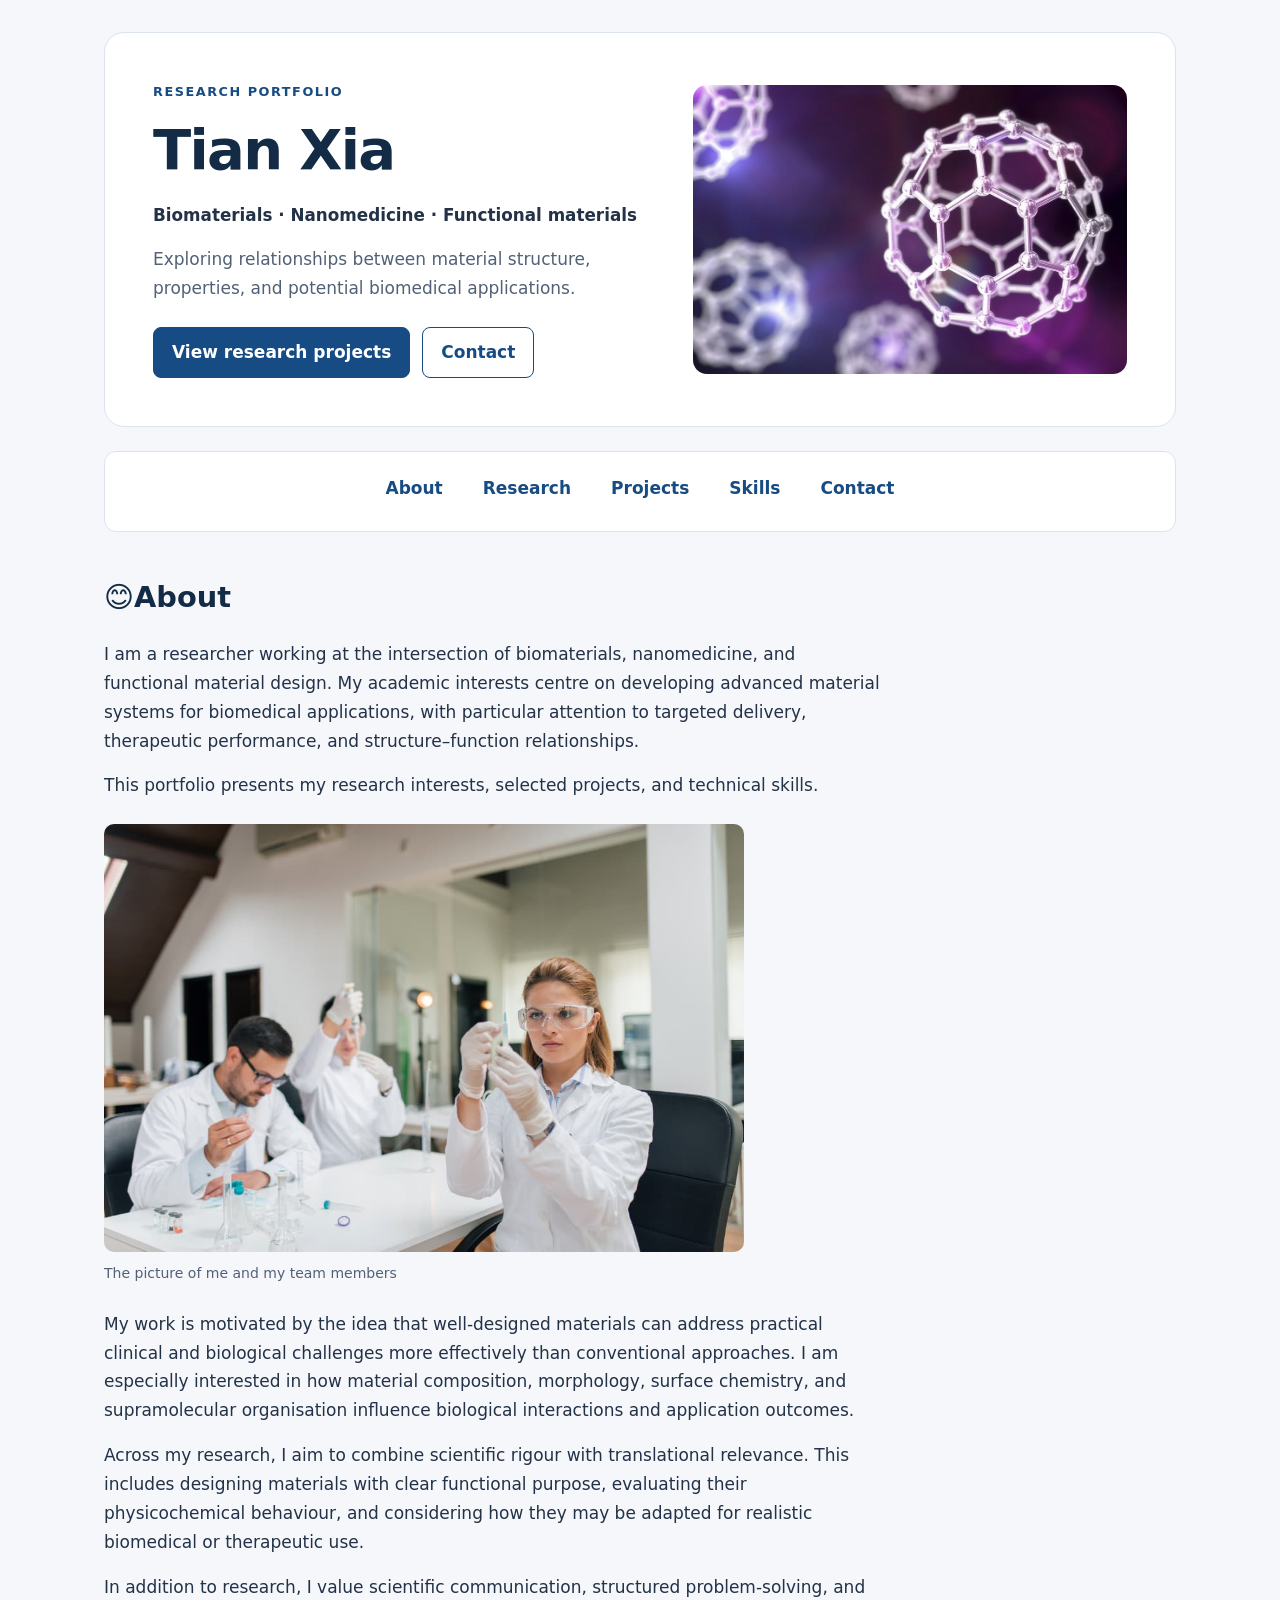
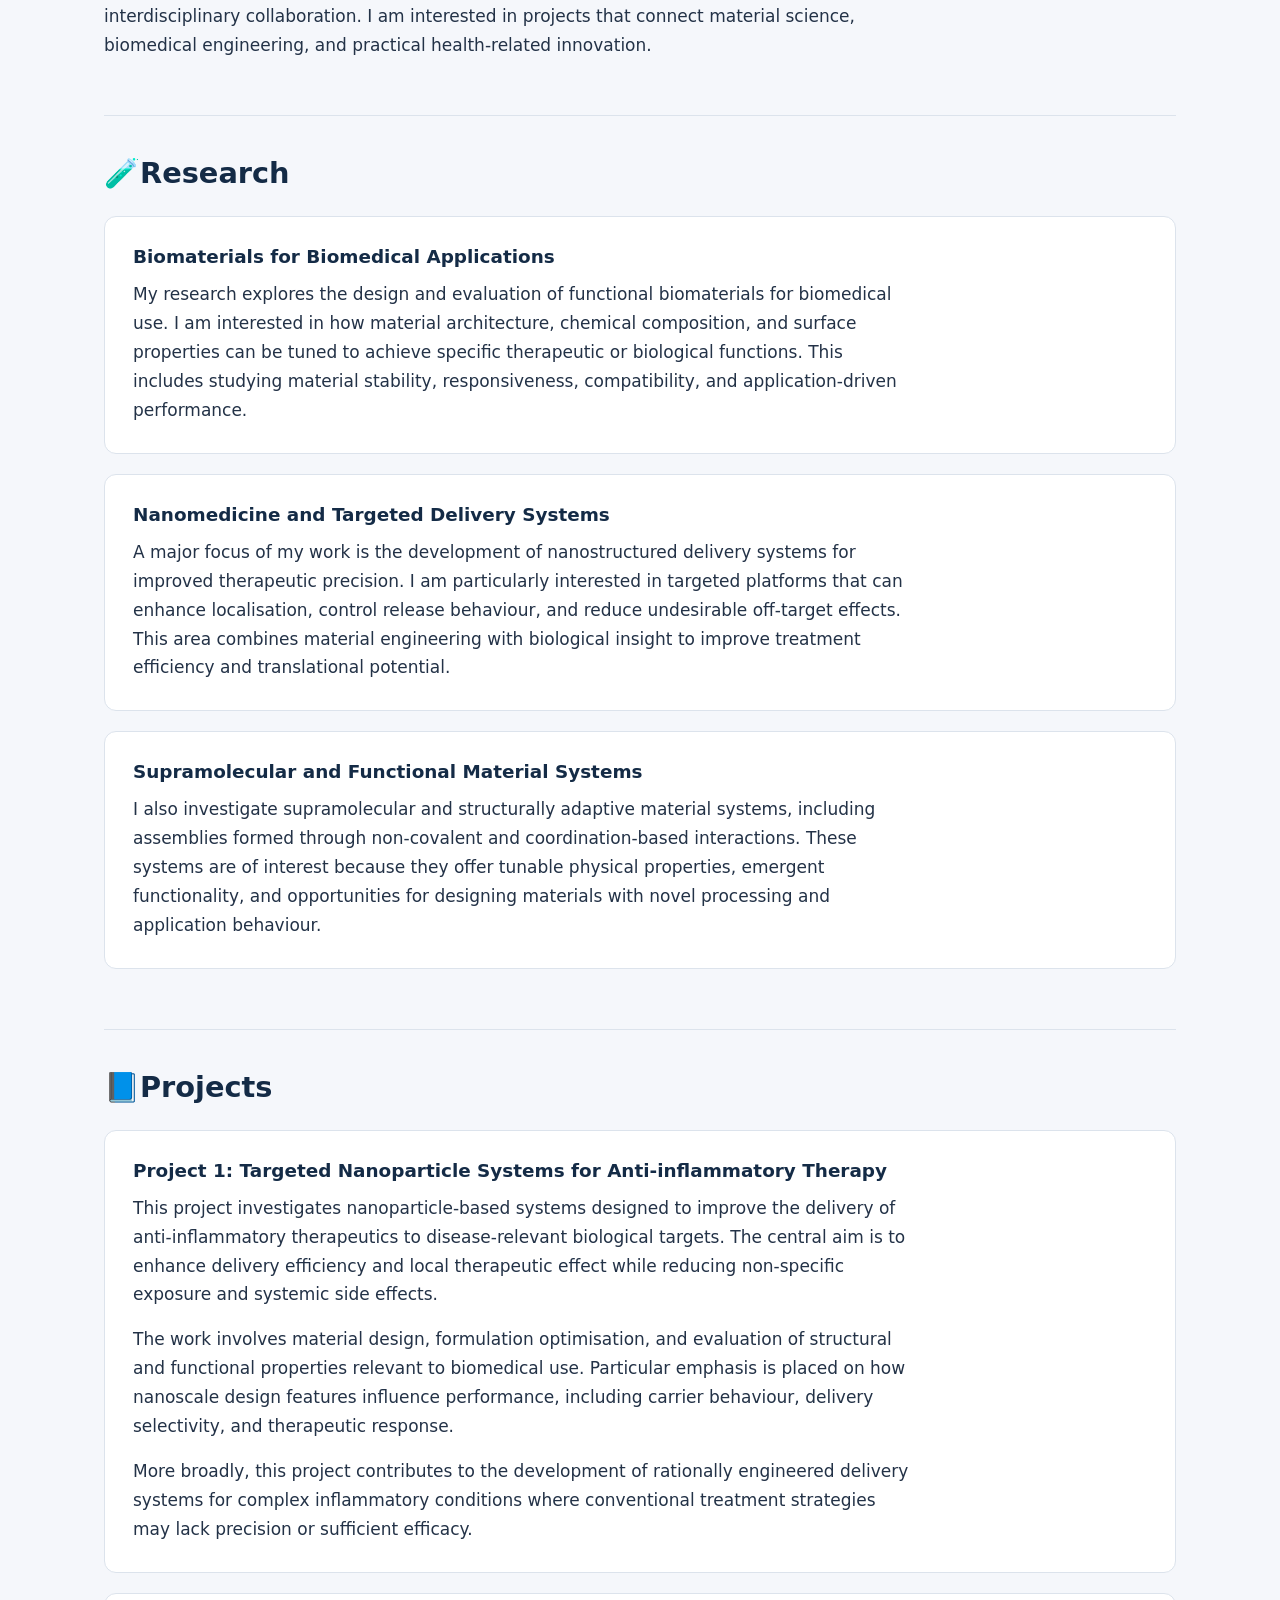
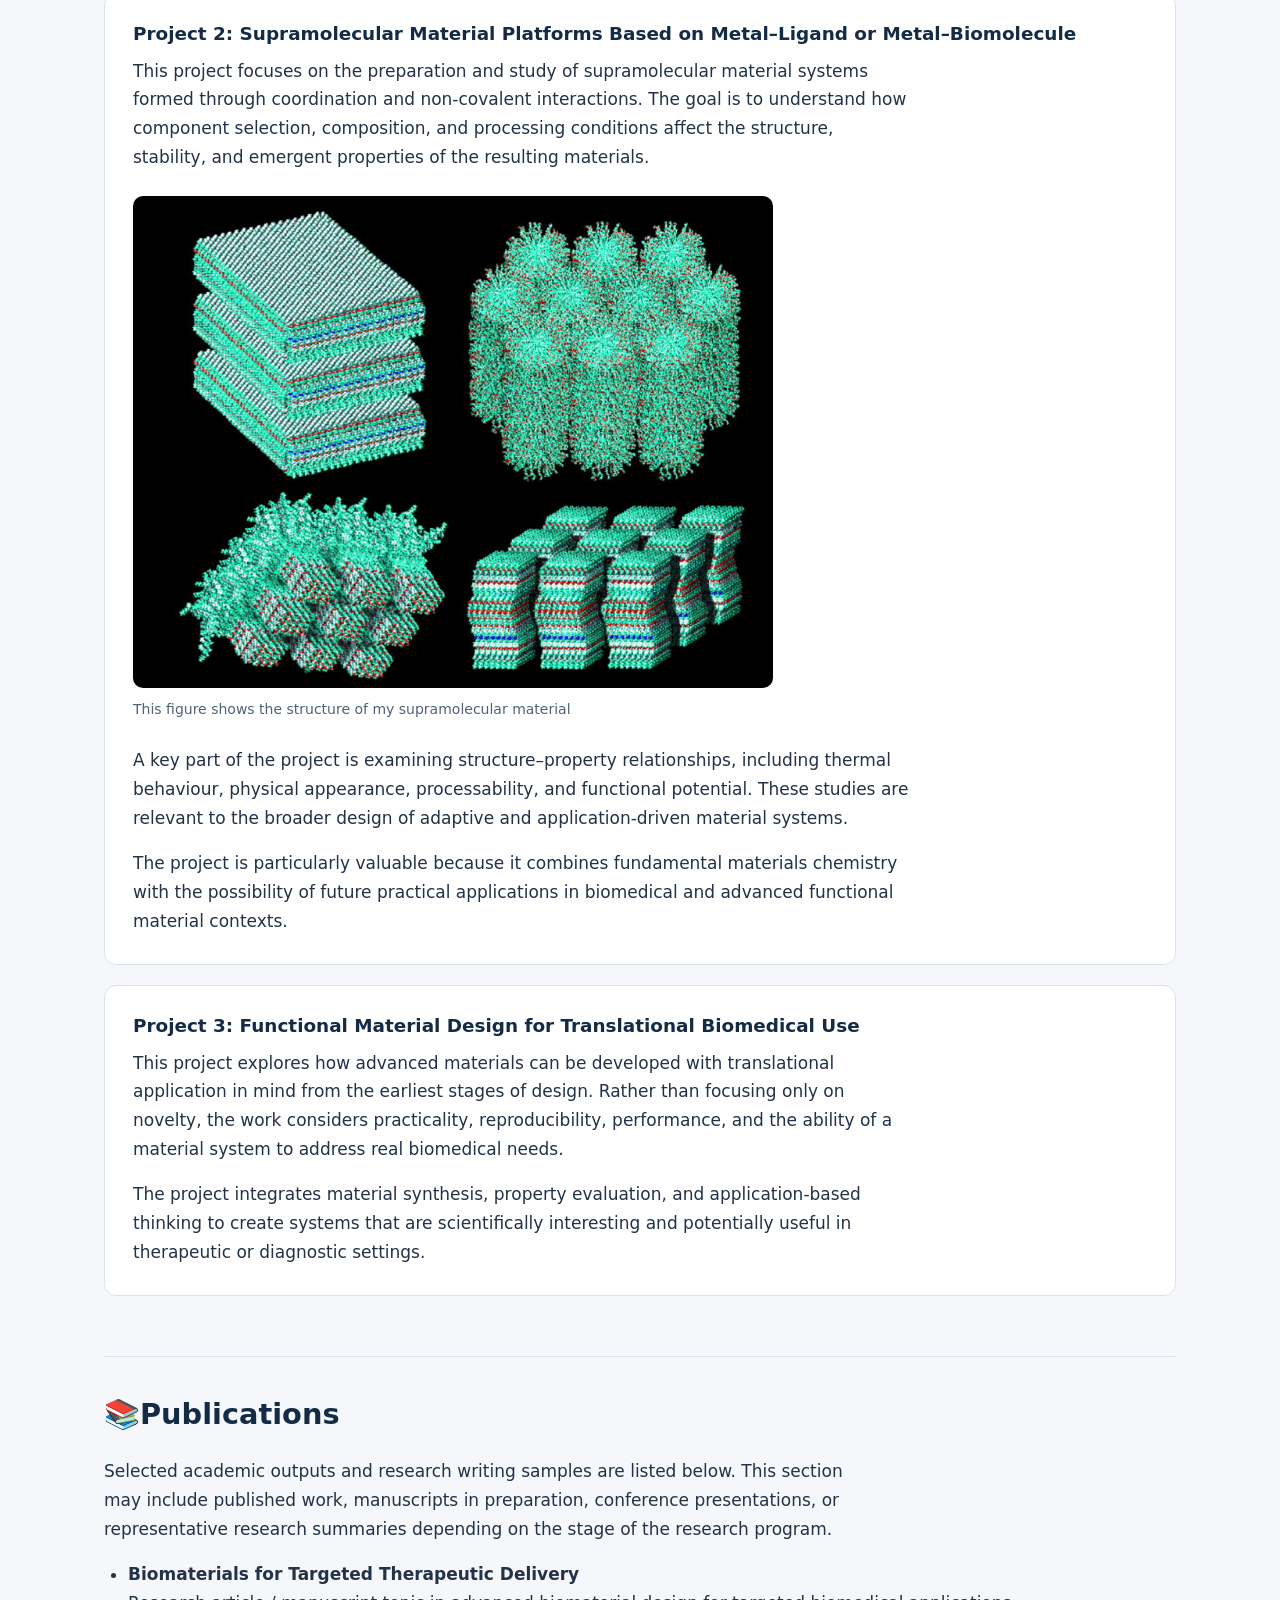
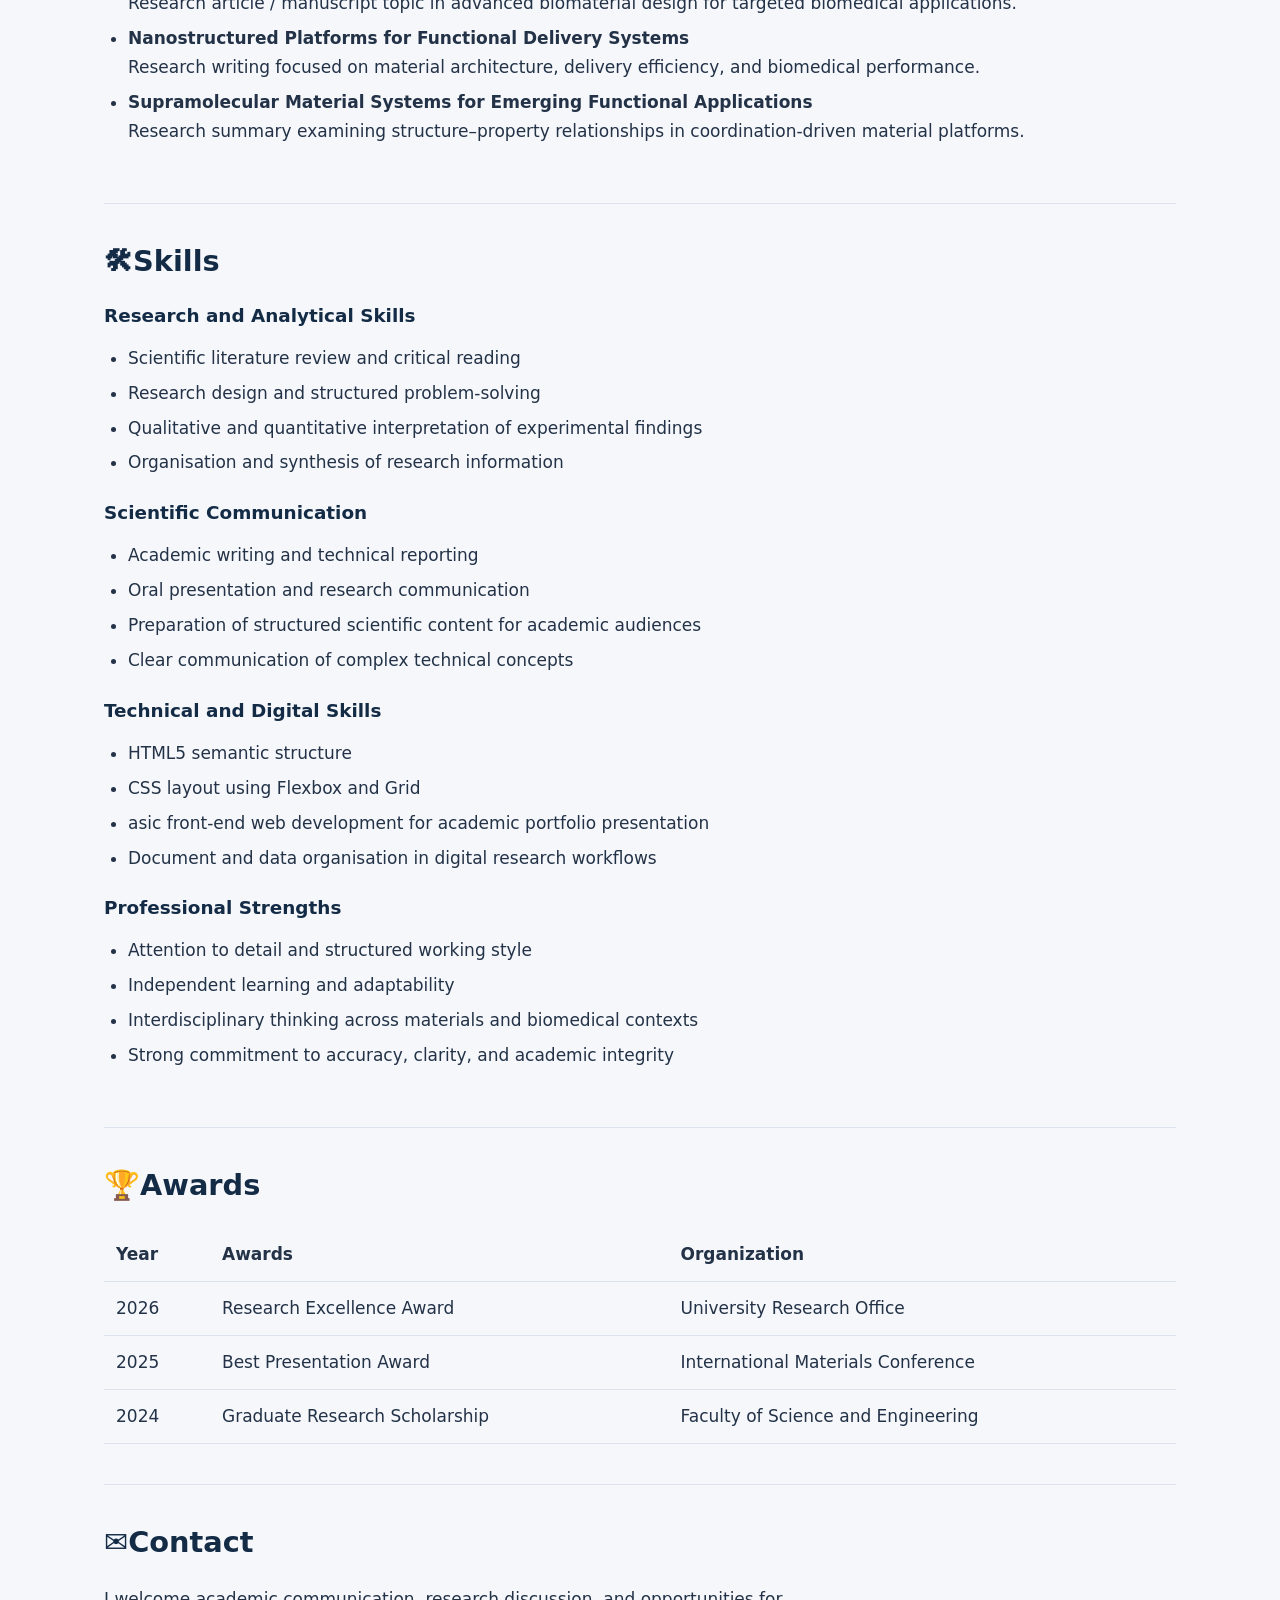
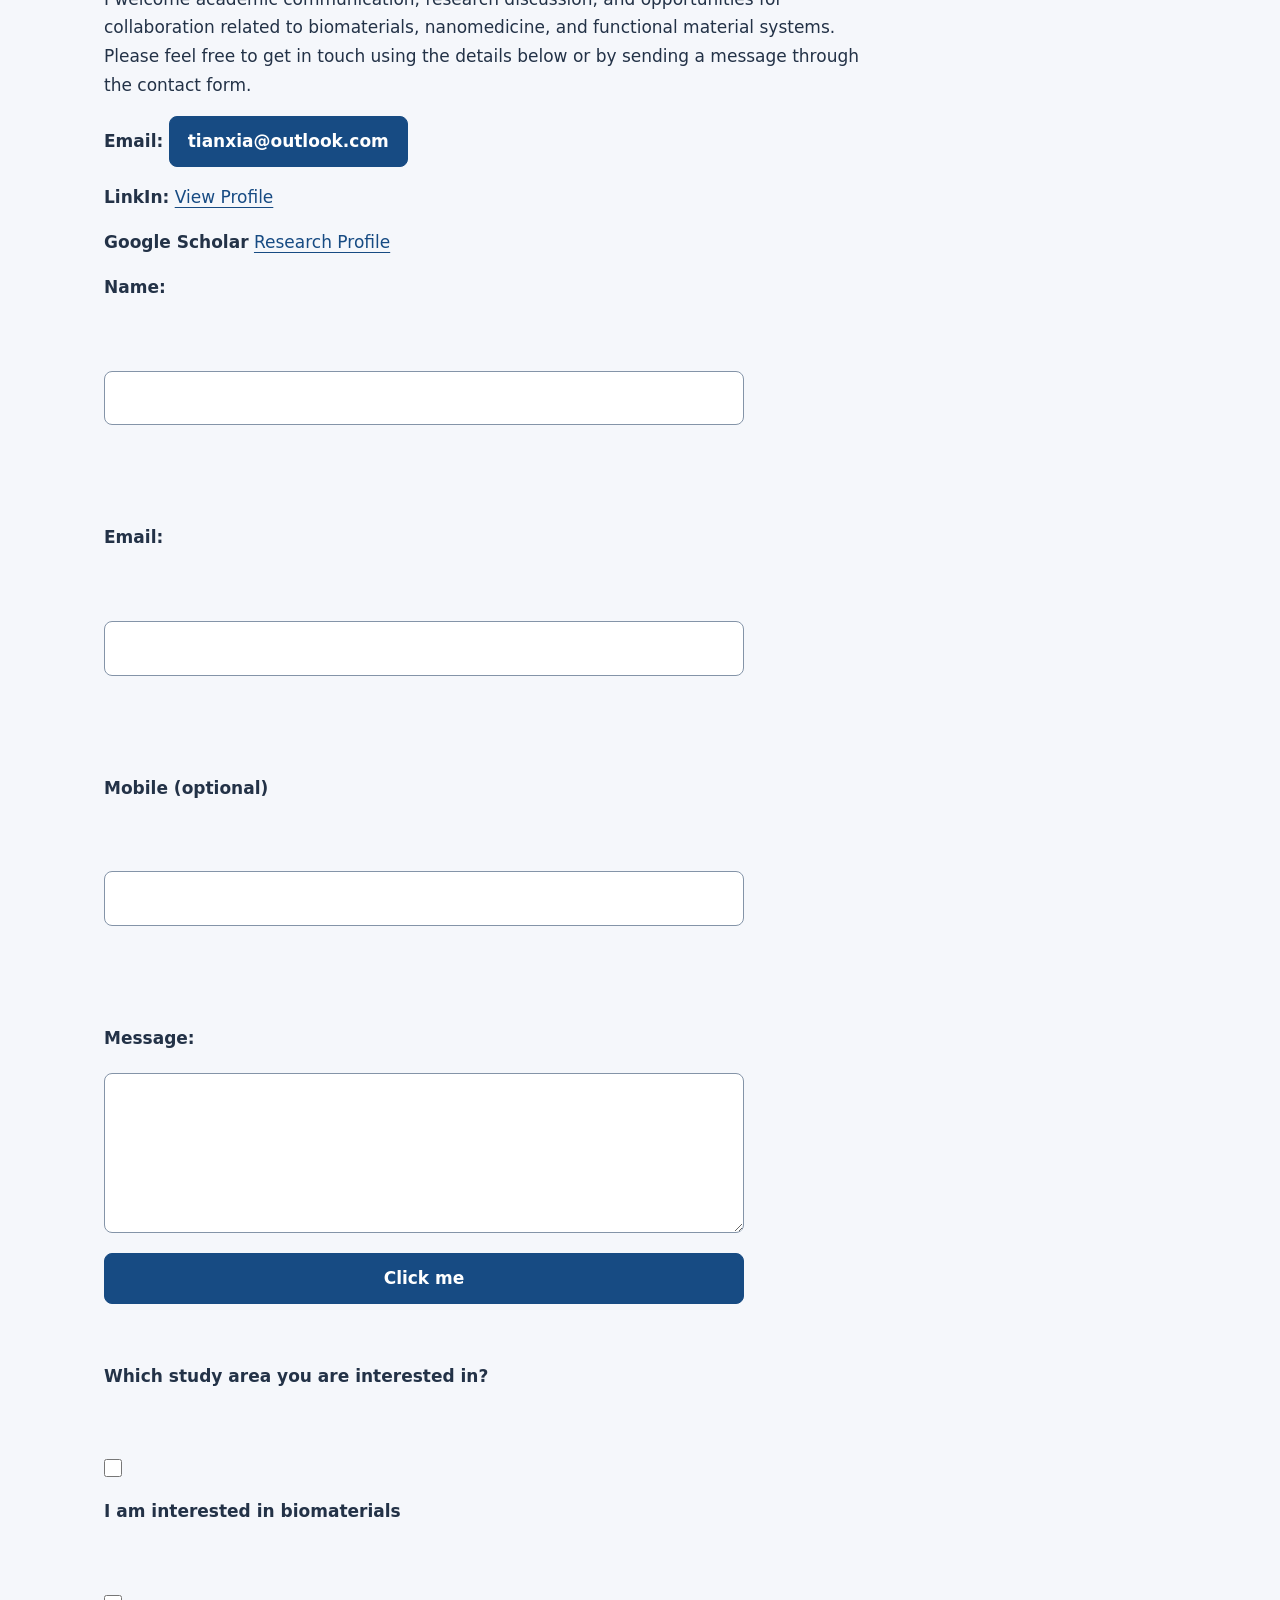
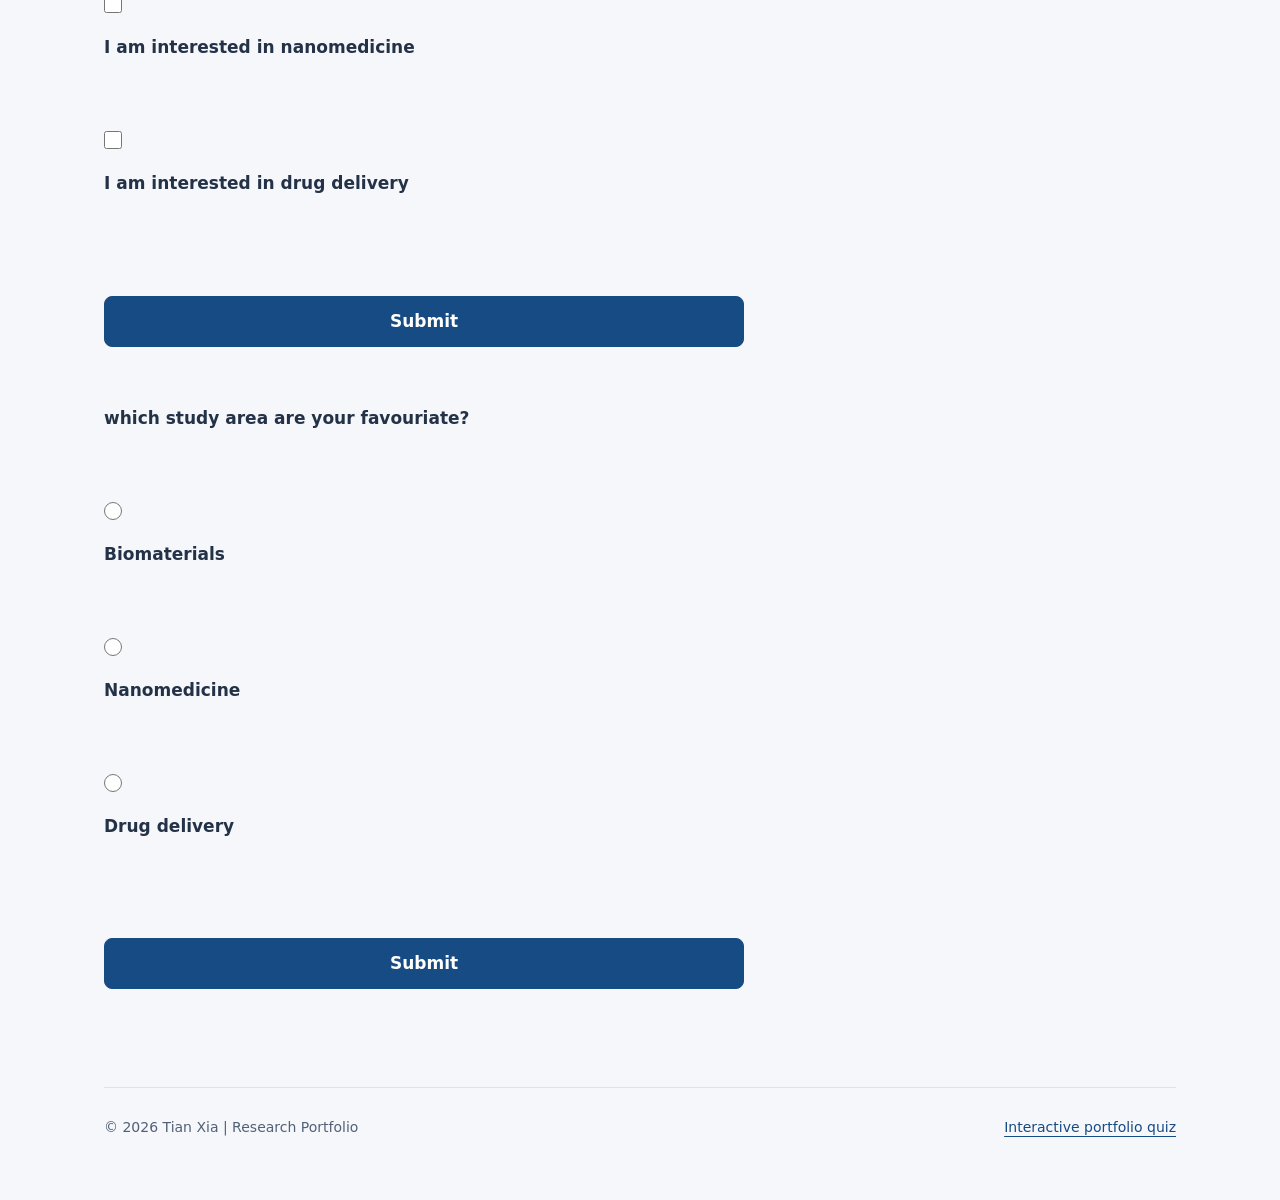
<file: index.html>
<!DOCTYPE html>
<html lang="en">
<head>
<meta charset="UTF-8">
<meta name="viewport" content="width=device-width, initial-scale=1.0">
<title>Tian Xia | Research Portfolio</title>
<link rel="stylesheet" type="text/css" href="style.css">
</head>

<body>
    <a class="skip-link" href="#main-content">Skip to main content</a>
    <header class="hero">
        <div class="hero-content">
            <p class="eyebrow"> Research portfolio</p>
            <h1>Tian Xia</h1>

            <p class="hero-subtitle">
                Biomaterials · Nanomedicine · Functional materials
            </p>

            <p class="hero-description">Exploring relationships between material structure, properties,
      and potential biomedical applications.
            </p>

            <div class="hero-actions">
                <a class="button" href="#project">View research projects</a>
                <a class="button button-secondary" href="#contact">Contact</a>
            </div>
        </div>
       
        <img
        class="hero-image"
        src="Nanoparticles.jpg"
        alt=""
        width="600"
        height="400"
        >
        </header>

        <nav class="site-nav" aria-label="Main navgation">
            <ul>
                <li><a href="#about">About</a></li>
                <li><a href="#research">Research</a></li>
                <li><a href="#projects">Projects</a></li>
                <li><a href="#skills">Skills</a></li>
                <li><a href="#contact">Contact</a></li>
            </ul>
        </nav>

    <main id="main-content" tabindex="-1">
        
        <section id="about">
            <h2 class="heading">😊About</h2>
            <p> 
                 I am a researcher working at the intersection of biomaterials, nanomedicine, and
                 functional material design. My academic interests centre on developing advanced
                 material systems for biomedical applications, with particular attention to targeted
                 delivery, therapeutic performance, and structure–function relationships.
            </p>
            
            <p>
                 This portfolio presents my research interests, selected projects,
                 and technical skills.
            </p>

            <figure>
                <img src="Research team.jpg" alt="Me and team members">
                <figcaption>The picture of me and my team members</figcaption>
            </figure>

            <p>  
                 My work is motivated by the idea that well-designed materials can address practical
                 clinical and biological challenges more effectively than conventional approaches.
                 I am especially interested in how material composition, morphology, surface chemistry,
                 and supramolecular organisation influence biological interactions and application outcomes.
            </p>

            <p>
                 Across my research, I aim to combine scientific rigour with translational relevance.
                 This includes designing materials with clear functional purpose, evaluating their
                 physicochemical behaviour, and considering how they may be adapted for realistic
                 biomedical or therapeutic use.
          
            </p>

            <p>
                 In addition to research, I value scientific communication, structured problem-solving,
                 and interdisciplinary collaboration. I am interested in projects that connect material
                 science, biomedical engineering, and practical health-related innovation.
            </p>

        </section>

        <section id="research">
            <h2>🧪Research</h2>
            
            <article>
                <h3>Biomaterials for Biomedical Applications</h3>
                <p>
                     My research explores the design and evaluation of functional biomaterials for
                     biomedical use. I am interested in how material architecture, chemical composition,
                     and surface properties can be tuned to achieve specific therapeutic or biological
                     functions. This includes studying material stability, responsiveness, compatibility,
                     and application-driven performance.
                </p>
            </article>

            <article>
                <h3>Nanomedicine and Targeted Delivery Systems</h3>
                <p> 
                     A major focus of my work is the development of nanostructured delivery systems for
                     improved therapeutic precision. I am particularly interested in targeted platforms
                     that can enhance localisation, control release behaviour, and reduce undesirable
                     off-target effects. This area combines material engineering with biological insight
                     to improve treatment efficiency and translational potential.
                </p>
            </article>

            <article>
                <h3>Supramolecular and Functional Material Systems</h3>
                <p>
                     I also investigate supramolecular and structurally adaptive material systems,
                     including assemblies formed through non-covalent and coordination-based interactions.
                     These systems are of interest because they offer tunable physical properties,
                     emergent functionality, and opportunities for designing materials with novel
                     processing and application behaviour.
                </p>
            </article>
        </section>
        

        <section id="projects">
            <h2>📘Projects</h2>

            <article>
                <h3>Project 1: Targeted Nanoparticle Systems for Anti-inflammatory Therapy</h3>
                <p>
                     This project investigates nanoparticle-based systems designed to improve the
                     delivery of anti-inflammatory therapeutics to disease-relevant biological targets.
                     The central aim is to enhance delivery efficiency and local therapeutic effect while
                     reducing non-specific exposure and systemic side effects.
                </p>

                <p>
                     The work involves material design, formulation optimisation, and evaluation of
                     structural and functional properties relevant to biomedical use. Particular emphasis
                     is placed on how nanoscale design features influence performance, including carrier
                     behaviour, delivery selectivity, and therapeutic response.
                </p>

                <p>
                     More broadly, this project contributes to the development of rationally engineered
                     delivery systems for complex inflammatory conditions where conventional treatment
                     strategies may lack precision or sufficient efficacy. 
                </p>
            </article>

            <article>
                <h3>Project 2: Supramolecular Material Platforms Based on Metal–Ligand or Metal–Biomolecule</h3>
                <p> 
                     This project focuses on the preparation and study of supramolecular material systems
                     formed through coordination and non-covalent interactions. The goal is to understand
                     how component selection, composition, and processing conditions affect the structure,
                     stability, and emergent properties of the resulting materials.
                </p>
                <figure>
                    <img src="supramolecular material.jpg">
                    <figcaption>This figure shows the structure of my supramolecular material</figcaption>
                </figure>

                <p>
                     A key part of the project is examining structure–property relationships, including
                     thermal behaviour, physical appearance, processability, and functional potential.
                     These studies are relevant to the broader design of adaptive and application-driven
                     material systems.
                </p>

                <p>
                     The project is particularly valuable because it combines fundamental materials
                     chemistry with the possibility of future practical applications in biomedical and
                     advanced functional material contexts.
                </p>
            
            </article>

            <article>
                <h3>Project 3: Functional Material Design for Translational Biomedical Use</h3>
                <p>
                     This project explores how advanced materials can be developed with translational
                     application in mind from the earliest stages of design. Rather than focusing only on
                     novelty, the work considers practicality, reproducibility, performance, and the
                     ability of a material system to address real biomedical needs.
                </p>

                <p>
                     The project integrates material synthesis, property evaluation, and application-based
                     thinking to create systems that are scientifically interesting and potentially useful
                     in therapeutic or diagnostic settings.
                </p>
            </article>
        </section>
        
        <section id="publications">
            <h2>📚Publications</h2>
            <p>
                 Selected academic outputs and research writing samples are listed below. This section
                 may include published work, manuscripts in preparation, conference presentations, or
                 representative research summaries depending on the stage of the research program.
            </p>

            <ul>
                <li>
                    <strong>Biomaterials for Targeted Therapeutic Delivery</strong><br>
                    Research article / manuscript topic in advanced biomaterial design for targeted biomedical applications.
                </li>

                <li>
                    <strong>Nanostructured Platforms for Functional Delivery Systems</strong> <br>
                    Research writing focused on material architecture, delivery efficiency, and biomedical performance.
                </li>

                <li>
                    <strong>Supramolecular Material Systems for Emerging Functional Applications</strong> <br>
                    Research summary examining structure–property relationships in coordination-driven material platforms.
                </li>
            </ul>
        </section>
        
        <section id="skills">
            <h2>🛠Skills</h2>
            
            <h3>Research and Analytical Skills</h3>
            <ul>
                <li> Scientific literature review and critical reading</li>
                <li>Research design and structured problem-solving</li>
                <li>Qualitative and quantitative interpretation of experimental findings</li>
                <li>Organisation and synthesis of research information</li>
            </ul>

            <h3>Scientific Communication</h3>
            <ul>
                <li>Academic writing and technical reporting</li>
                <li>Oral presentation and research communication</li>
                <li>Preparation of structured scientific content for academic audiences</li>
                <li>Clear communication of complex technical concepts</li>
            </ul>

            <h3>Technical and Digital Skills</h3>
            <ul>
                <li>HTML5 semantic structure</li>
                <li>CSS layout using Flexbox and Grid</li>
                <li>asic front-end web development for academic portfolio presentation</li>
                <li>Document and data organisation in digital research workflows</li>
            </ul>

            <h3>Professional Strengths</h3>
            <ul>
                <li> Attention to detail and structured working style</li>
                <li>Independent learning and adaptability</li>
                <li>Interdisciplinary thinking across materials and biomedical contexts</li>
                <li>Strong commitment to accuracy, clarity, and academic integrity</li>
            </ul>
        </section>

        <section id="awards">
            <h2>🏆Awards</h2>

            <table>
                <tr>
                    <th scope="col">Year</th>
                    <th scope="col">Awards</th>
                    <th scope="col">Organization</th>
                </tr>

                <tr>
                    <td>2026</td>
                    <td>Research Excellence Award</td>
                    <td>University Research Office</td>
                </tr>

                <tr>
                    <td>2025</td>
                    <td>Best Presentation Award</td>
                    <td>International Materials Conference</td>
                </tr>

                <tr>
                    <td>2024</td>
                    <td>Graduate Research Scholarship</td>
                    <td>Faculty of Science and Engineering</td>
                </tr>

            </table>
        </section>

        <section id="contact" class="contact-section">
            <h2>✉️Contact</h2>
            <p>
                 I welcome academic communication, research discussion, and opportunities for
                 collaboration related to biomaterials, nanomedicine, and functional material systems.
                 Please feel free to get in touch using the details below or by sending a message
                 through the contact form.
            </p>

            <div>
                <p><strong>Email:</strong> <a class="button" href="mailto:tianxia@outlook.com">tianxia@outlook.com</a> </p>
                <p><strong>LinkIn:</strong> <a href="https://www.linkedin.com/" target="blank">View Profile</a></p>
                <p><strong>Google Scholar</strong> <a href="https://scholar.google.com/" target="blank">Research Profile</a></p>
            </div>

            <form>
                <label for="name">Name:</label><br>
                <input type="text" id="name" name="name" required><br><br>

                <label for="email">Email:</label><br>
                <input type="email" id="email" name="email" required pattern="[a-z0-9._%+-]+@[a-z0-9.-]+\.[a-z]{2,}$"><br><br>

                <label for="mobile">Mobile (optional)</label><br>
                <input type="tel" id="mobile" name="mobile" pattern="[0-9]{10,16}"><br><br>

                <label for ="message">Message:</label>
                <textarea id="message" name="message" row="6" required></textarea>

                <button id="helloBtn"type="submit">Click me</button>
            </form><br><br>

            <form>
                <label>Which study area you are interested in? </label><br>

                <input type="checkbox" id="interest1" name="interest1" value="biomaterials">
                <label for="interest1">I am interested in biomaterials</label><br>

                <input type="checkbox" id="interest2" name="interest2" value="nanomedicine">
                <label for="interest2">I am interested in nanomedicine</label><br>

                <input type="checkbox" id="interest3" name="interest3" value="drug delivery">
                <label for="interest3">I am interested in drug delivery</label><br><br>

                <input type="submit" value="Submit">
            </form><br><br>

            <form>
                <label>which study area are your favouriate?</label><br>

                <input type="radio" id="topic1" name="fav_topic" value="Biomaterials">
                <label for="topic1">Biomaterials</label><br>

                <input type="radio" id="topic2" name="fav_topic" value="Nanomedicine">
                <label for="topic2">Nanomedicine</label><br>

                <input type="radio" id="topic3" name="fav_topic" value="Drug delivery">
                <label for="topic3">Drug delivery</label><br><br>

                <input type="submit" value="Submit">
            </form><br><br>
        </section>
    
    </main>

    <footer class="site-footer">
        <p>&copy; 2026 Tian Xia | Research Portfolio</p>

        <a href="quiz.html">
            Interactive portfolio quiz
        </a>
    </footer>
    
</body>
</html>
</file>
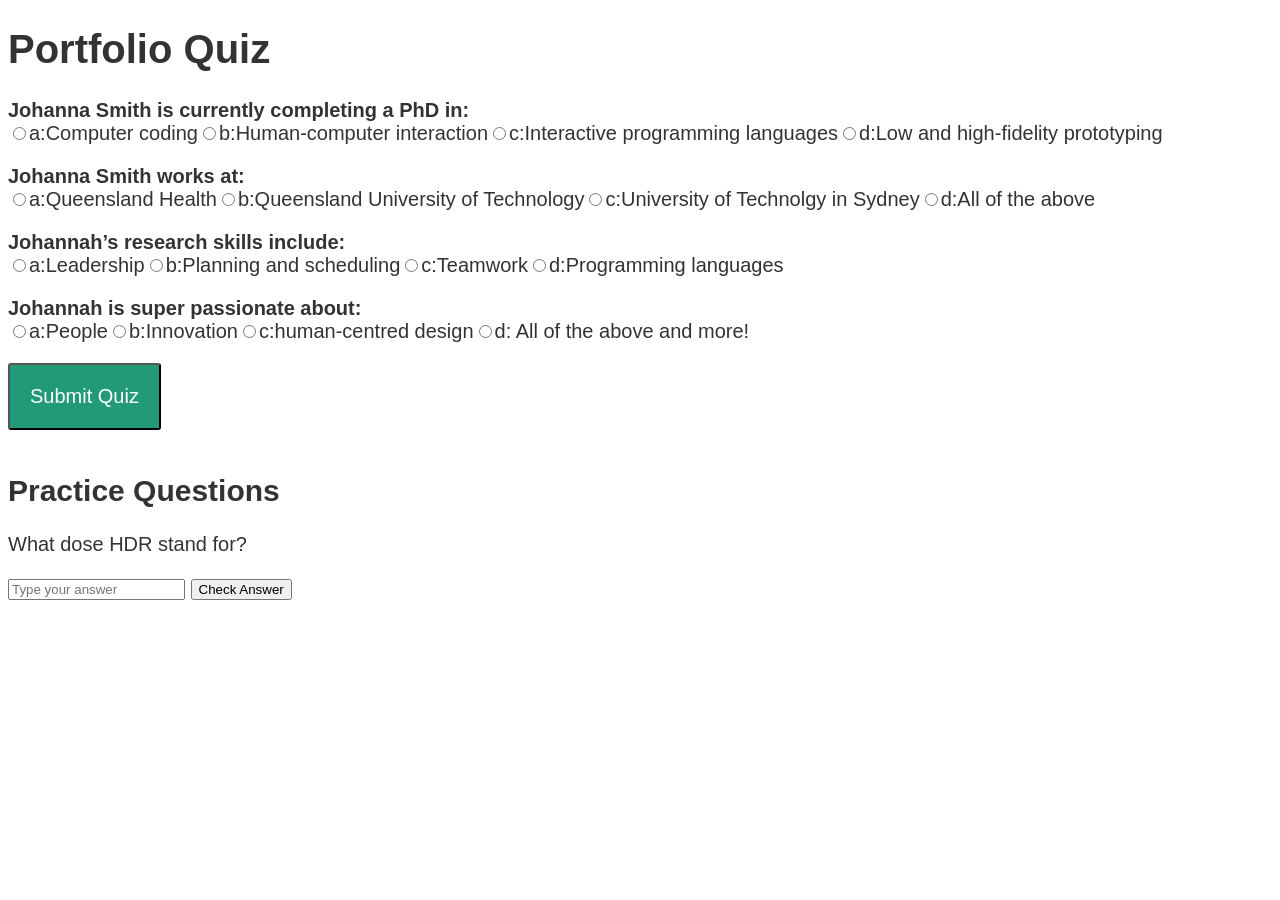
<file: quiz.html>
<!DOCTYPE html>
<html lang="en">
<head>
    <meta charset="UTF-8">
    <meta name="viewpoint" content="width=device-width, initial-scale=1.0">
    <link href="./quizstyle.css" type="text/css" rel="stylesheet">
    <title>Portfolio Quiz</title>
</head>

<body>
    <main>
        <h1>Portfolio Quiz</h1>
        <h3></h3>
        <div id="quiz"></div>

        <button id="submit" type="button">Submit Quiz</button>

        <div id="results" role="status"aria-live="polite"></div>
    </main>

    <script src="./quiz.js"></script>

    <h2>Practice Questions</h2>
    <p id="questionText"></p>
    <input id="answerInput" type="text" placeholder="Type your answer">
    <button id="checkButton">Check Answer</button>
    <p id="feedback" role="status" aria-live="polite"></p>
</body>
</html>
</file>
<file: style.css>
/* ---------- Base ---------- */
:root{
  --page: #f5f7fb;
  --surface: #ffffff;
  --text: #233247;
  --muted: #526176;
  --accent: #174b83;
  --accent-dark: #10375f;
  --border: #dce3ec;
}

*,
*::before,
*::after {
  box-sizing: border-box;
}

body {
  max-width: 1120px;
  margin: 0 auto;
  padding: 32px 24px;
  background: var(--page);
  color: var(--text);
  font-family: system-ui, -apple-system, "Segoe UI", Arial, sans-serif;
  font-size: 17px;
  line-height: 1.7;
}

h1,
h2,
h3 {
  color: #142b46;
  line-height: 1.25;
}

h1 {
  margin: 0 0 16px;
  font-size: clamp(2.5rem, 5vw, 3.5rem);
  letter-spacing: -0.03em;
}

h2 {
  margin: 0 0 24px;
  font-size: 1.8rem;
}

h3 {
  margin: 0 0 12px;
  font-size: 1.15rem;
}

p {
  margin: 0 0 16px;
  max-width: 72ch;
}

a {
  color: var(--accent);
  text-underline-offset: 4px;
  overflow-wrap: anywhere;
}

a:hover {
  color: var(--accent-dark);
}

img {
  display: block;
  max-width: 100%;
  height: auto;
}

:focus-visible {
  outline: 3px solid var(--accent);
  outline-offset: 4px;
}

/* ---------- Keyboard shortcut link ---------- */
.skip-link {
  position: absolute;
  top: 8px;
  left: 8px;
  z-index: 100;
  padding: 12px 18px;
  background: white;
  transform: translateY(-180%);
}

.skip-link:focus {
  transform: translateY(0);
}

/* ---------- Hero ---------- */

.hero {
  display: grid;
  grid-template-columns: 1.15fr 1fr;
  align-items: center;
  gap: 40px;
  padding: 48px;
  background: var(--surface);
  border: 1px solid var(--border);
  border-radius: 20px;
}

.hero-content {
  min-width: 0;
}

.eyebrow {
  margin-bottom: 12px;
  color: var(--accent);
  font-size: 0.8rem;
  font-weight: 700;
  letter-spacing: 0.12em;
  text-transform: uppercase;
}

.hero-subtitle {
  font-size: 1.05rem;
  font-weight: 600;
}

.hero-description {
  color: var(--muted);
}

.hero-image {
  width: 100%;
  aspect-ratio: 3 / 2;
  object-fit: cover;
  border-radius: 14px;
}

.hero-actions {
  display: flex;
  flex-wrap: wrap;
  gap: 12px;
  margin-top: 24px;
}

/* ---------- Buttons ---------- */

.button,
button,
input[type="submit"] {
  display: inline-flex;
  align-items: center;
  justify-content: center;
  min-height: 44px;
  padding: 10px 18px;
  border: 1px solid var(--accent);
  border-radius: 8px;
  background: var(--accent);
  color: white;
  font: inherit;
  font-weight: 600;
  text-decoration: none;
  cursor: pointer;
}

.button:hover,
button:hover,
input[type="submit"]:hover {
  background: var(--accent-dark);
  color: white;
}

.button-secondary {
  background: white;
  color: var(--accent);
}

/* ---------- Navigation ---------- */

.site-nav {
  margin: 24px 0 8px;
  padding: 12px;
  background: white;
  border: 1px solid var(--border);
  border-radius: 12px;
}

.site-nav ul {
  display: flex;
  justify-content: center;
  flex-wrap: wrap;
  gap: 8px;
  margin: 0;
  padding: 0;
  list-style: none;
}

.site-nav a {
  display: block;
  padding: 10px 16px;
  border-radius: 6px;
  font-weight: 600;
  text-decoration: none;
}

.site-nav a:hover {
  background: #eaf0f8;
}

/* ---------- Sections and cards ---------- */

main > section {
  padding: 40px 0;
  border-bottom: 1px solid var(--border);
}

section {
  scroll-margin-top: 24px;
}

article {
  margin: 0 0 20px;
  padding: 28px;
  background: var(--surface);
  border: 1px solid var(--border);
  border-radius: 12px;
}

article p:last-child {
  margin-bottom: 0;
}

figure {
  max-width: 640px;
  margin: 24px 0;
}

figure img {
  width: 100%;
  border-radius: 10px;
}

figcaption {
  margin-top: 10px;
  color: var(--muted);
  font-size: 0.875rem;
}

#skills h3 {
  margin-top: 24px;
}

ul {
  padding-left: 24px;
}

li {
  margin-bottom: 6px;
}

table {
  width: 100%;
  border-collapse: collapse;
}

th,
td {
  padding: 12px;
  border-bottom: 1px solid var(--border);
  text-align: left;
  vertical-align: top;
  overflow-wrap: anywhere;
}

/* ---------- Forms, if added later ---------- */

form {
  display: grid;
  gap: 20px;
  max-width: 640px;
}

.form-field {
  display: grid;
  gap: 6px;
}

label {
  font-weight: 600;
}

input:not([type="checkbox"]):not([type="radio"]):not([type="submit"]),
textarea {
  width: 100%;
  padding: 12px;
  border: 1px solid #8494a8;
  border-radius: 8px;
  background: white;
  color: var(--text);
  font: inherit;
}

textarea {
  min-height: 160px;
  resize: vertical;
}

.choice {
  display: flex;
  align-items: center;
  gap: 10px;
  font-weight: 400;
}

input[type="checkbox"],
input[type="radio"] {
  width: 18px;
  height: 18px;
  margin: 0;
  flex-shrink: 0;
}

/* ---------- Contact and footer ---------- */

.contact-email {
  margin-top: 16px;
  color: var(--muted);
  overflow-wrap: anywhere;
}

.site-footer {
  display: flex;
  justify-content: space-between;
  align-items: center;
  flex-wrap: wrap;
  gap: 16px;
  padding: 28px 0;
  color: var(--muted);
  font-size: 0.875rem;
}

.site-footer p {
  margin: 0;
}

/* ---------- Mobile ---------- */

@media (max-width: 720px) {
  body {
    padding: 16px;
  }

  .hero {
    grid-template-columns: 1fr;
    gap: 24px;
    padding: 24px;
  }

  .site-nav a {
    padding: 8px 10px;
  }

  main > section {
    padding: 28px 0;
  }

  article {
    padding: 20px;
  }
}
</file>
<file: quizstyle.css>
.question{
    font-weight:bold;
}

.answers{
    margin-bottom: 20px;
}

.answer label{
    display: block;
}

body{
    font-size:20px;
    font-family:sans-serif;
    color:#333;
}

#submit{
    font-family:sans-serif;
    font-size:20px;
    background-color:#297;
    color:#fff;
    border-radius:3px;
    padding:20px;
    cursor:pointer;
    margin-bottom:20px;
}
#submit:hover{
    background-color:#3a8;
}
</file>
